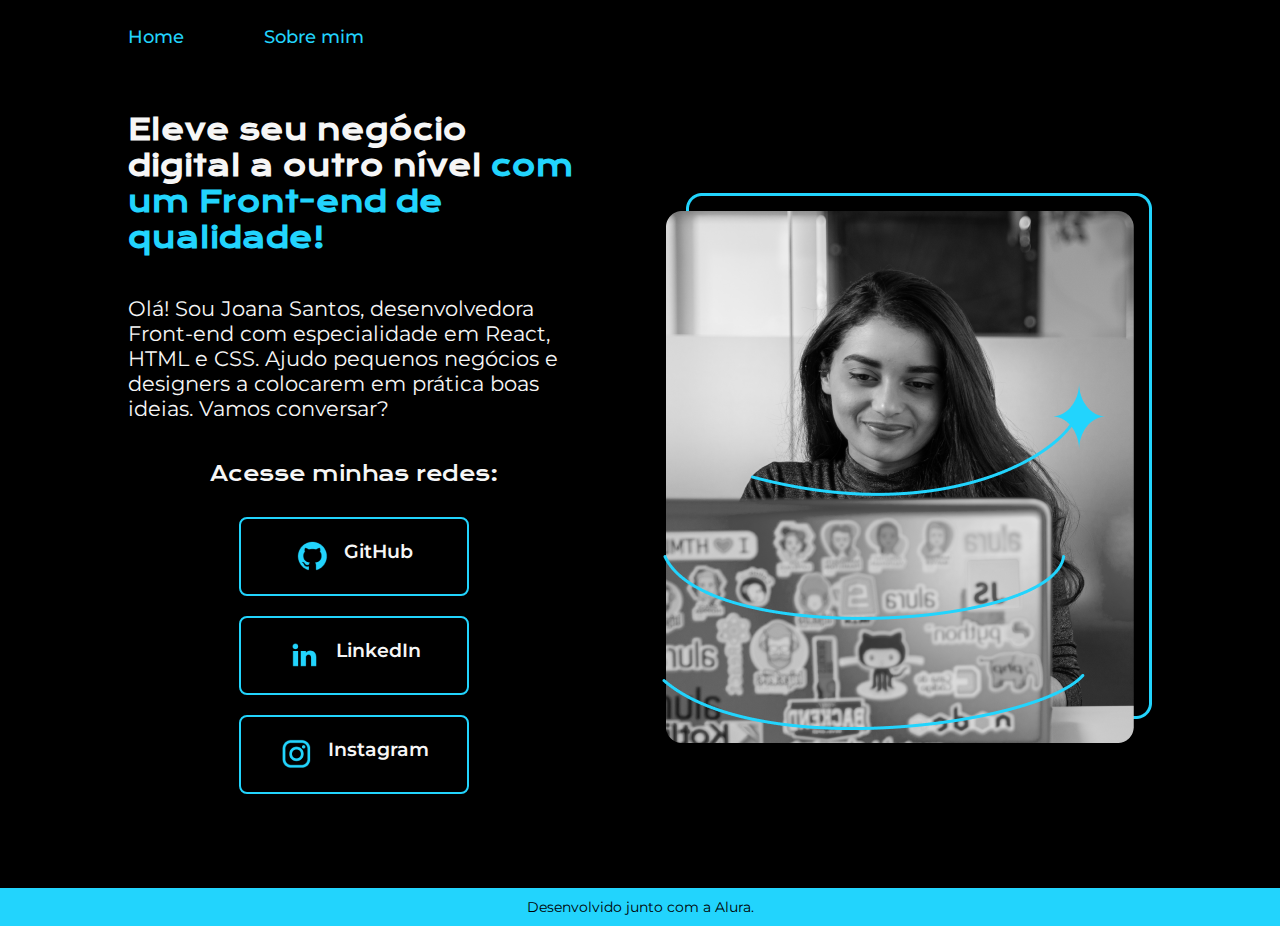
<file: index.html>
<!DOCTYPE html>
<html lang="pt-br">
<head>
    <meta charset="UTF-8">
    <meta http-equiv="X-UA-Compatible" content="IE=edge">
    <meta name="viewport" content="width=device-width, initial-scale=1.0">
    <title>Document</title>
    <link rel="stylesheet" href="./styles/style.css">
</head>
<body>
      <header class="navegacao">
        <nav class="navegacao__menu">
            <a class="navegacao__link" href="#">Home</a>
            <a class="navegacao__link" href="./about.html">Sobre mim</a>
        </nav>
      </header>
      <main class="apresentacao">
        <section class="apresentacao__conteudo">
            <h1 class="apresentacao__conteudo__titulo">Eleve seu negócio digital a outro nível 
                <strong class="titulo-destaque">com um Front-end de qualidade!</strong></h1>
                
            <p class="apresentacao__conteudo__texto">
                Olá! Sou Joana Santos, desenvolvedora
                Front-end com especialidade em React, HTML e
                CSS. Ajudo pequenos negócios e designers
                a colocarem em prática boas ideias. Vamos
                conversar?
            </p>

            <div class="redes-sociais">
                <h2 class="apresentacao__link__subtitle">Acesse minhas redes:</h2>
                <a class="botons-link" href="https://github.com/">
                    <img class="icone-github" src="assets/github.png" alt="icone github">
                    GitHub
                </a>
                
                <a class="botons-link" href="https://www.linkedin.com/">
                    <img class="icone-linkedin" src="assets/linkedin.png" alt="icone linkedin">
                    LinkedIn
                </a>
                
                <a class="botons-link" href="https://www.instagram.com/">
                    <img class="icone-instagram" src="assets/instagram.png" alt="icone instagram">
                    Instagram
                </a>
               
            </div>

        </section>
            <img class="apresentacao__imagem" src="assets/Imagem.png" alt="foto a alterar">
      </main>
      <footer class="footer__texto">
        <p >Desenvolvido junto com a Alura.</p>
      </footer>
</body>
</html>
</file>
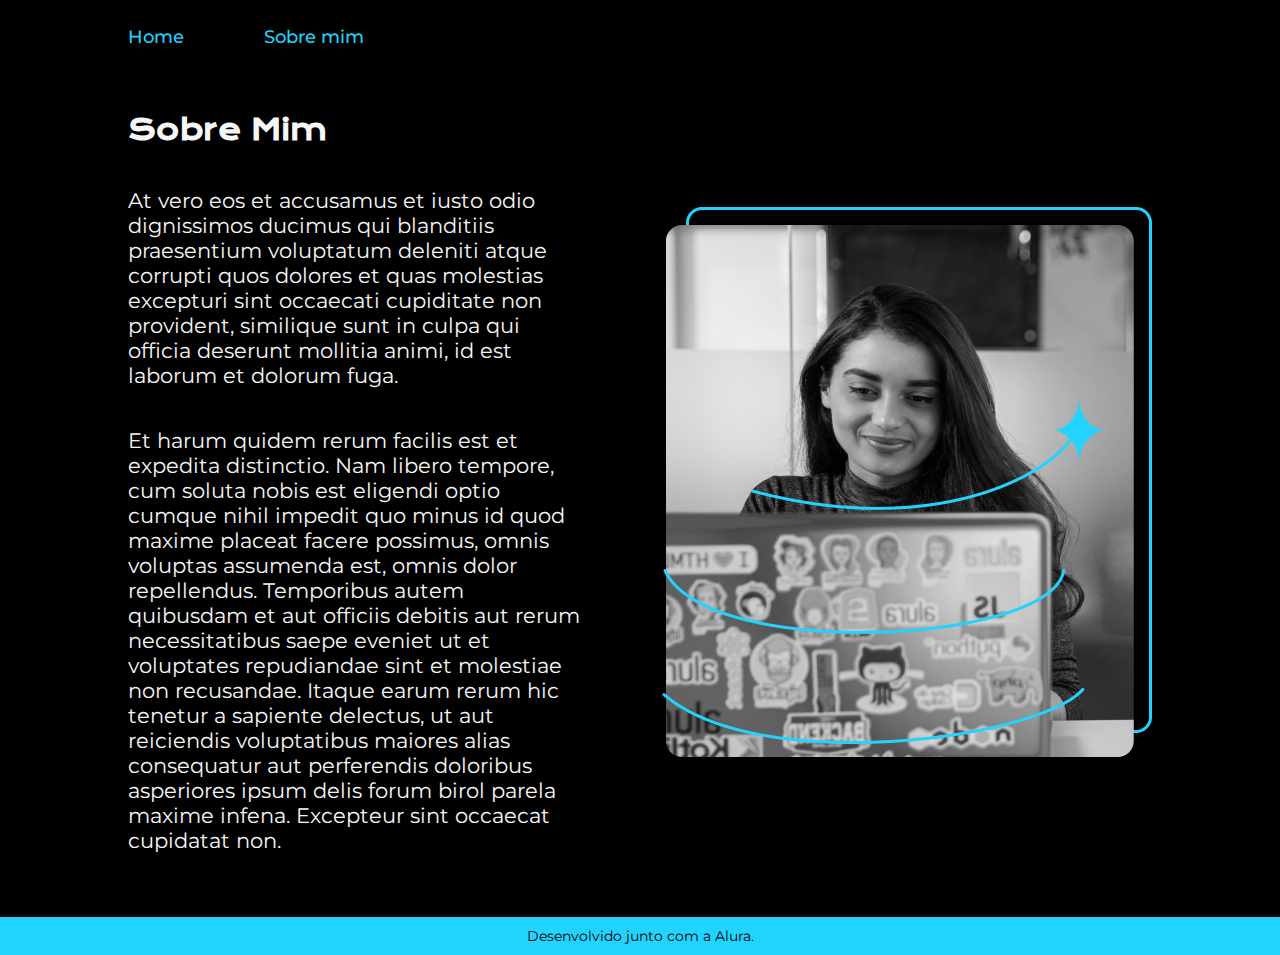
<file: about.html>
<!DOCTYPE html>
<html lang="pt-br">
<head>
    <meta charset="UTF-8">
    <meta name="viewport" content="width=device-width, initial-scale=1.0">
    <title>Sobre Mim</title>
    <link rel="stylesheet" href="./styles/style.css">
</head>
<body>
   <header class="navegacao">
    <nav class="navegacao__menu">
            <a class="navegacao__link" href="./index.html">Home</a>
            <a class="navegacao__link" href="./about.html">Sobre mim</a>
        </nav>
   </header>
   <main class="apresentacao">
    <section class="apresentacao__conteudo">
        <h1 class="apresentacao__conteudo__titulo">Sobre Mim</h1>
        <p class="apresentacao__conteudo__texto">At vero eos et accusamus et iusto odio dignissimos ducimus qui blanditiis praesentium voluptatum 
            deleniti atque corrupti quos dolores et quas molestias excepturi sint occaecati cupiditate non 
            provident, similique sunt in culpa qui officia deserunt mollitia animi, id est laborum et dolorum fuga.
        </p>
        <p class="apresentacao__conteudo__texto">Et harum quidem rerum facilis est et expedita distinctio. Nam libero tempore, cum soluta nobis est eligendi
            optio cumque nihil impedit quo minus id quod maxime placeat facere possimus, omnis voluptas assumenda est, 
            omnis dolor repellendus. Temporibus autem quibusdam et aut officiis debitis aut rerum necessitatibus saepe 
            eveniet ut et voluptates repudiandae sint et molestiae non recusandae. Itaque earum rerum hic tenetur a sapiente 
            delectus, ut aut reiciendis voluptatibus maiores alias consequatur aut perferendis doloribus asperiores ipsum 
            delis forum birol parela maxime infena. Excepteur sint occaecat cupidatat non.
        </p>
    </section>
     <img class="apresentacao__imagem" src="assets/Imagem.png" alt="foto a alterar">
   </main>
   <footer class="footer__texto">
    <p>Desenvolvido junto com a Alura.</p>
   </footer>
</body>
</html>
</file>
<file: styles/style.css>
@import url('https://fonts.googleapis.com/css2?family=Krona+One&family=Montserrat:ital,wght@0,100..900;1,100..900&display=swap');


:root{
    --cor-primaria: #000000; /* Preto profundo */
    --cor-secundaria: #F6F6F6; /* Branco suave */
    --cor-terciaria: #22D4FD; /* Azul vibrante */
    --cor-hover: #272727; /* Cinza escuro para hover */

    --font-principal: 'Krona One', sans-serif;
    --font-secundaria: 'Montserrat', sans-serif;
}

*{
    margin: 0;
    padding: 0;
}

body{
    box-sizing: border-box;/* Inclui bordas e padding na largura e altura totais */
    background-color: var(--cor-primaria);/* Cor de fundo preta */
    color: var(--cor-secundaria);/* Cor do texto branca */
}
.navegacao{
    display: flex;/* Usando flexbox para layout */
    justify-content: flex-start;/* Alinhando itens à esquerda */
    padding: 2% 0% 0% 10%;/* Espaçamento interno */
}

.navegacao__menu{
    display: flex;/* Usando flexbox para layout */
    gap: 80px;/* Espaço entre os itens */
}
.navegacao__link{
    font-family: var(--font-secundaria);
    font-size: 1.125rem;/* Tamanho da fonte */
    font-weight: 500;/* Peso da fonte */
    color: var(--cor-terciaria);
    text-decoration: none;/* Removendo sublinhado */
    
}

.apresentacao{
    padding: 5% 10%;
    display: flex;/* Usando flexbox para layout */
    align-items: center;/* Alinhando itens ao centro verticalmente */
    justify-content: space-between;/* Espaço entre os itens */
    gap: 82px;/* Espaço entre os itens */
}
.apresentacao__conteudo{
    width: 50%;/* Largura fixa para o conteúdo */
    display: flex;/* Usando flexbox para layout */
    flex-direction: column;/* Direção da coluna */
    gap: 40px;/* Espaço entre os itens */
}

.apresentacao__conteudo__titulo{
    font-size: 1.75rem ;/* Tamanho da fonte */
    font-family: var(--font-principal);
}

.titulo-destaque{
    color: var(--cor-terciaria);
}

.apresentacao__conteudo__texto{
    font-size: 1.3125rem;/* Tamanho da fonte */
    font-family: var(--font-secundaria);
}

.redes-sociais{
    display: flex;/* Usando flexbox para layout */
    justify-content: space-between;/* Espaço entre os itens */
    flex-direction: column;/* Direção da coluna */
    align-items: center;/* Centralizando os itens */
    gap: 20px;/* Espaço entre os itens */
    padding-bottom: 30px;/* Espaço inferior */
}

.apresentacao__link__subtitle{
    font-size: 1.25rem;/* Tamanho da fonte */
    font-family: var(--font-principal);/* Fonte personalizada */
    font-weight: 400;/* Peso da fonte */
    margin-bottom: 10px;/* Espaço inferior */
}

.botons-link{
    display: flex;/* Usando flexbox para layout */
    justify-content: center;/* Centralizando os itens */
    gap: 15px;/* Espaço entre os itens */
    width: 50%;/* Largura fixa */
    text-align: center;/* Centralizando o texto */
    border-radius: 8px;/* Bordas arredondadas */
    font-size: 1.1875rem;/* Tamanho da fonte */
    font-weight: 600;/* Peso da fonte */
    padding: 21.5px 0;/* Espaçamento interno */
    text-decoration: none;/* Removendo sublinhado */
    color: var(--cor-secundaria);/* Cor do texto */   
    font-family: var(--font-secundaria);/* Fonte personalizada */
    border: 2px solid var(--cor-terciaria);/* Borda azul */
}

.foto-perfil {
    padding: 20px;/* Espaçamento interno */
    border-radius: 10%;/* Bordas arredondadas */
    overflow: hidden;/* Ocultando excesso de conteúdo */

}

.botons-link:hover{
    background-color: var(--cor-hover);
}

.apresentacao__imagem {
   width: 50%;
}

.footer__texto{
    color: var(--cor-primaria);
    text-align: center;
    padding: 10px;
    background-color: var(--cor-terciaria);
    font-family: var(--font-secundaria);
    font-size: 0.875rem;
    font-weight: 400;
}

@media (max-width:1200px) { 
    
    .navegacao {
        padding: 10%;/* Espaçamento interno */
    }

    .navegacao__menu{
        justify-content: center;
        transform: translateX(55%);
    }

    .apresentacao{
        flex-direction: column-reverse;
        text-align: center;
        padding: 5%;
    }
}
</file>
